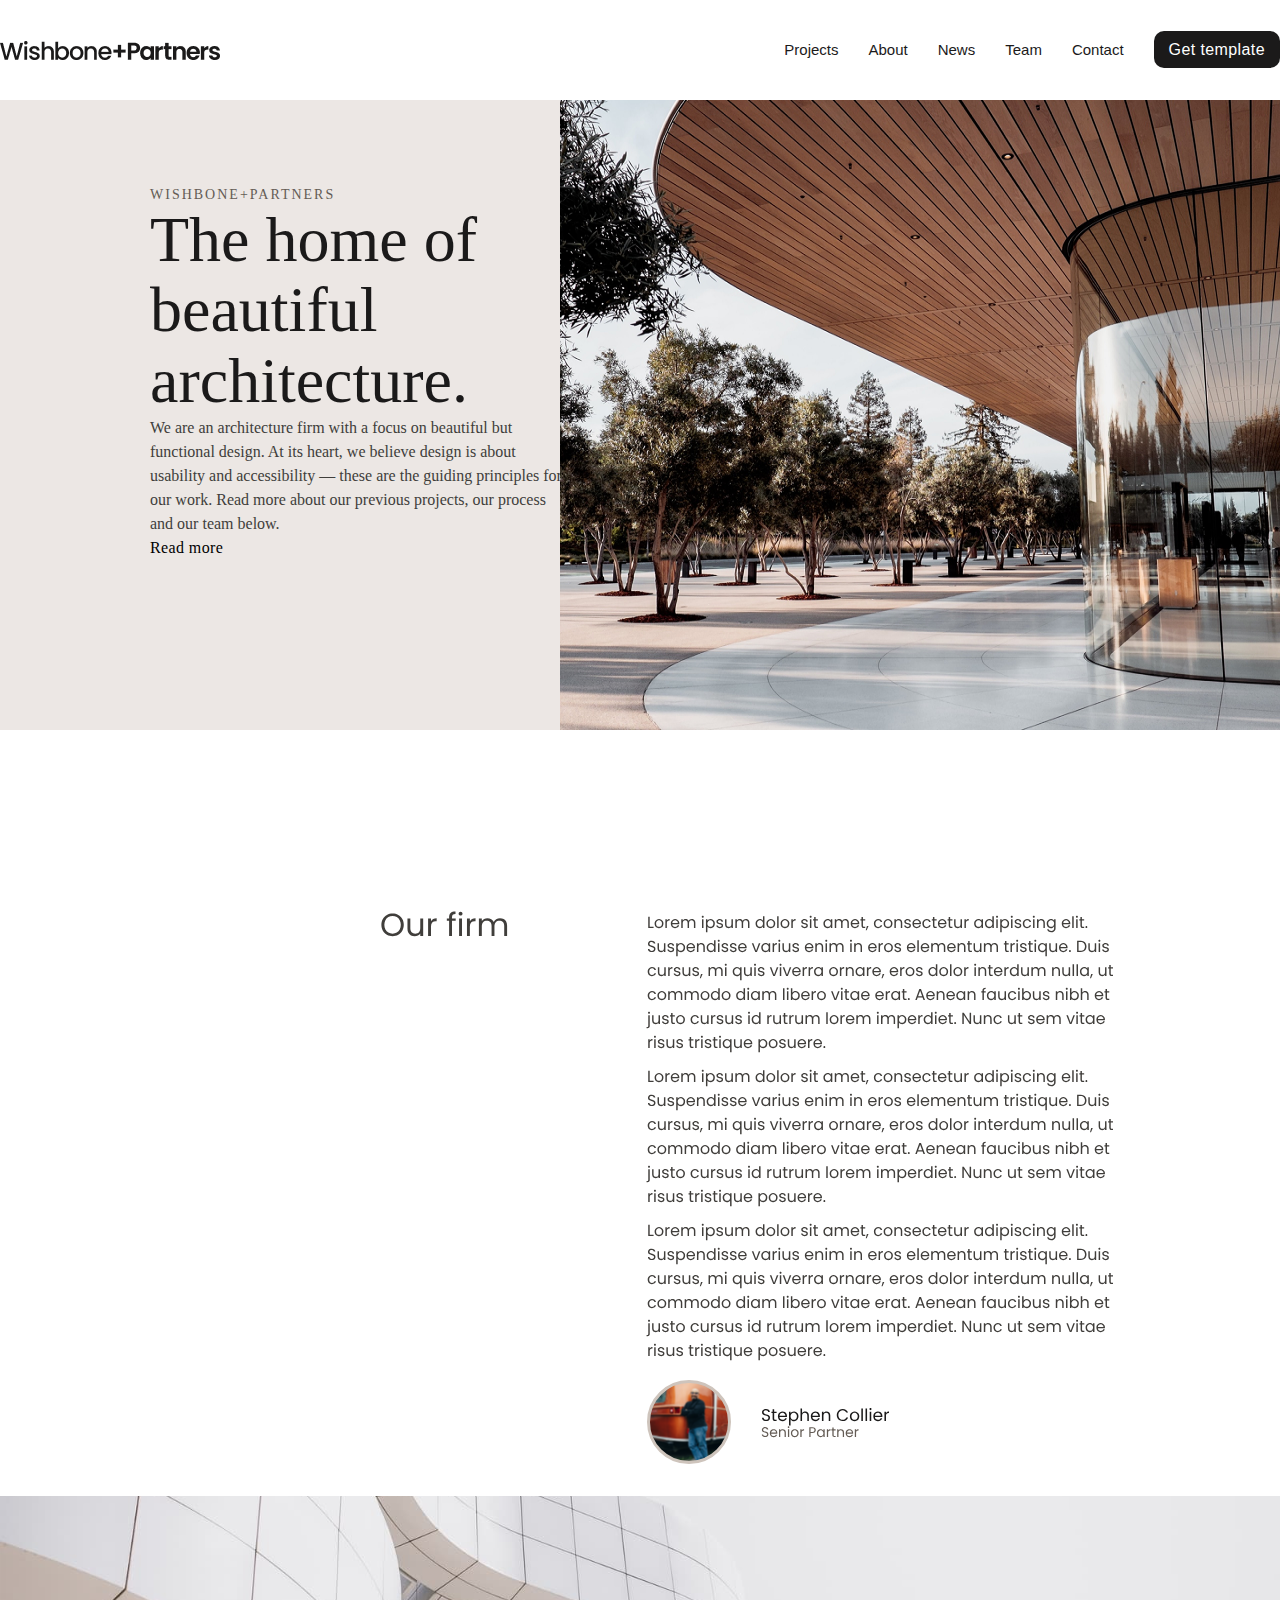
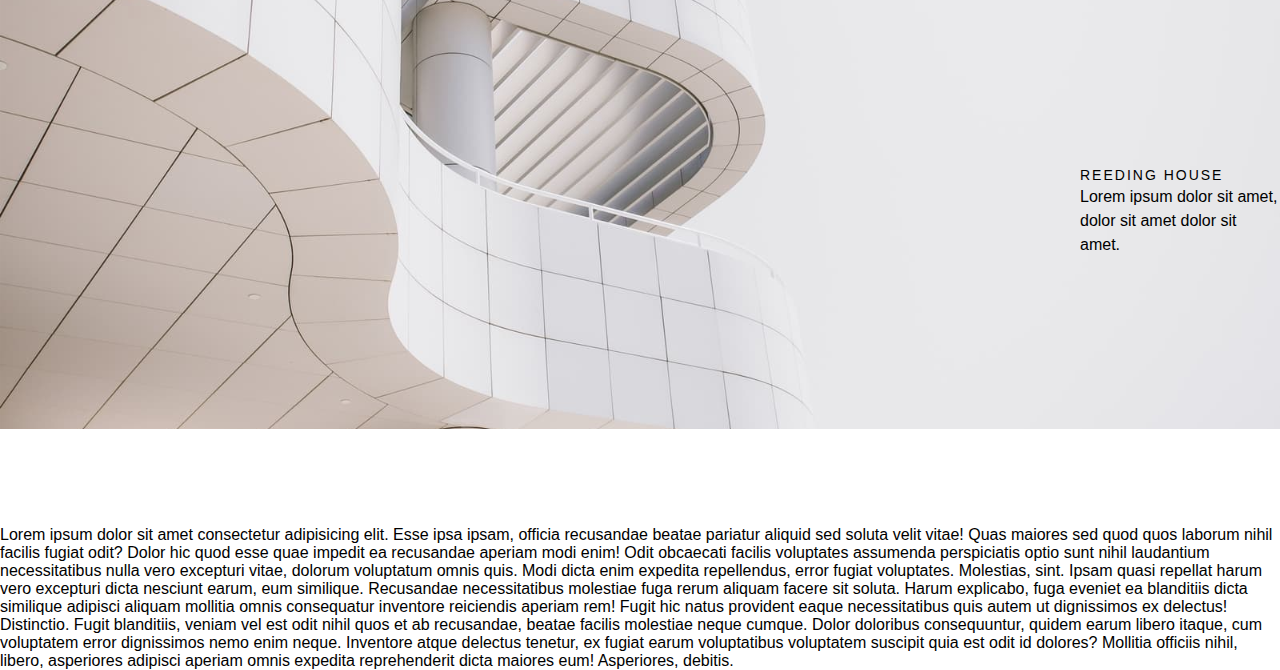
<file: index.html>
<!DOCTYPE html>
<html lang="en">
<head>
    <meta charset="UTF-8">
    <link rel="stylesheet" href="./style.css">
    <meta name="viewport" content="width=device-width, initial-scale=1.0">
    <title>Document</title>
</head>
<body>
    <header>
        <div class="primary__container">
            <div class="header__wrapper">
                <div class="header-img">
                    <img src="IMAGE.png" alt="" width="220px" height="19px">
                </div>
                <div class="header-taskbar">
                    <ul>
                        <li><a href="#" class="header-taskbar__btn">Projects</a></li>
                        <li><a href="#" class="header-taskbar__btn">About</a></li>
                        <li><a href="#" class="header-taskbar__btn">News</a></li>
                        <li><a href="#" class="header-taskbar__btn">Team</a></li>
                        <li><a href="#" class="header-taskbar__btn">Contact</a></li>
                        <li><a href="#" class="header-taskbar__btn--black">Get template</a></li>
                    </ul>
                </div>
            </div>
        </div>
    </header>
    <main>
        <section class="bigger__container" id="home"> 
            <div class="home__wrapper">
                <p class="home__title--small">Wishbone+Partners</p>
                <h3 class="home__title">The home of <br>beautiful <br>architecture.</h3>
                <p class="home__text">We are an architecture firm with a focus on beautiful but <br>functional design. At its heart, we believe design is about <br>usability and accessibility — these are the guiding principles for <br>our work. Read more about our previous projects, our process <br>and our team below.</p>
                <a href="#" class="home-btn">Read more</a>
            </div>
            <div class="home-img">
                <img src="IMAGE (1).png" alt="" class="home-img">
            </div>
        </section>
            <img class="About" src="Frame.svg" alt="">
        <section class="bigger__container" id="adversent">
            <img class="adversent-img" src="IMAGE.svg" alt="">
            <div class="adversent__wrapper">
                <p class="adversent-title">Reeding House</p>
                <p class="adversent-text">Lorem ipsum dolor sit amet, dolor sit amet dolor sit amet.</p>
            </div>
        </section>
        <p>Lorem ipsum dolor sit amet consectetur adipisicing elit. Esse ipsa ipsam, officia recusandae beatae pariatur aliquid sed soluta velit vitae! Quas maiores sed quod quos laborum nihil facilis fugiat odit?
        Dolor hic quod esse quae impedit ea recusandae aperiam modi enim! Odit obcaecati facilis voluptates assumenda perspiciatis optio sunt nihil laudantium necessitatibus nulla vero excepturi vitae, dolorum voluptatum omnis quis.
        Modi dicta enim expedita repellendus, error fugiat voluptates. Molestias, sint. Ipsam quasi repellat harum vero excepturi dicta nesciunt earum, eum similique. Recusandae necessitatibus molestiae fuga rerum aliquam facere sit soluta.
        Harum explicabo, fuga eveniet ea blanditiis dicta similique adipisci aliquam mollitia omnis consequatur inventore reiciendis aperiam rem! Fugit hic natus provident eaque necessitatibus quis autem ut dignissimos ex delectus! Distinctio.
        Fugit blanditiis, veniam vel est odit nihil quos et ab recusandae, beatae facilis molestiae neque cumque. Dolor doloribus consequuntur, quidem earum libero itaque, cum voluptatem error dignissimos nemo enim neque.
        Inventore atque delectus tenetur, ex fugiat earum voluptatibus voluptatem suscipit quia est odit id dolores? Mollitia officiis nihil, libero, asperiores adipisci aperiam omnis expedita reprehenderit dicta maiores eum! Asperiores, debitis.</p>
    </main>
</body>
</html>
</file>
<file: style.css>
*{
    padding: 0;
    margin: 0;
    box-sizing: border-box;
    font-family: 'Franklin Gothic Medium', 'Arial Narrow', Arial, sans-serif;
}
.bigger__container{
    width: 100%;
    min-height: 70vh;
}
a{
    text-decoration: none;
}
li{
    list-style: none;
}
.header__wrapper{
    display: flex;
    justify-content: space-between;
    align-items: center;
    padding: 38px 0px;

}
.primary__container{
    max-width: 1440px;
    width: 100%;
    margin: 0 auto;
}
.header-img{
    color: #1B1A1A;
    display: flex;
    justify-content: center;
    align-items: center;
}
.header-taskbar > ul{
    display: flex;
    transition: transform .5s;
    gap: 30px;
}
.header-taskbar{
    display: flex;
    justify-content: space-around;
    flex-direction: row;
}
.header-taskbar__btn{
    font-weight: 400;
    font-size: 15px;
    line-height: 24px;
    color: #1B1A1A;
}
.header-taskbar__btn--black{
    font-weight: 400;
    font-size: 16px;
    line-height: 24px;
    letter-spacing: 0.4px;
    color: #FFFFFF;
    padding: 10px 15px;
    border-radius: 10px;
    background-color: #1B1A1A;
}
#home{
    background-color: #ECE7E4;
    position: relative;
    display: flex;
    align-items: center;
    justify-content: space-between;
}
.home__wrapper{
    display: flex;
    flex-direction: column;
    align-items: start;
    justify-content: space-around;
    width: 600;
    height: 566;
    top:  85px;
    left: 150px;
    position: absolute;
}
.home__title--small{
    font-family: Poppins;
    font-weight: 400;
    font-size: 14px;
    line-height: 20px;
    letter-spacing: 2px;
    text-transform: uppercase;
    color: #645C55;
}
.home__title{
    font-family: Poppins;
    font-weight: 400;
    font-size: 64px;
    line-height: 70.4px;
    color: #1B1A1A;
}
.home__text{
    font-family: Poppins;
    font-weight: 400;
    font-size: 16px;
    line-height: 24px;
    color: #403E3B;
}
.home-btn{
    font-family: Poppins;
    font-weight: 400;
    font-size: 16px;
    line-height: 24px;
    letter-spacing: 0.4px;
    color: black;
}
.home-img{
    width: 720px;
    height: 70vh;
    position: absolute;
    right: 0;
    top: 0;
    bottom: 0;
}
.About{
    width: 768;
    height: 582;
    margin-top: 180px;
    margin-left: 380px;
}
.adversent-img{
    width: 100%;
    height: 100%;
}
.adversent-title{
    font-weight: 400;
    font-size: 14px;
    line-height: 20px;
    letter-spacing: 2px;
    text-transform: uppercase;
}
.adversent-text{
    font-weight: 400;
    font-size: 16px;
    line-height: 24px;
}
.adversent__wrapper{
    position: absolute;
    left: 1080px;
    height: 70vh;
    display: flex;
    flex-direction: column;
    justify-content: center;
    align-items: start;
}
#adversent{
    display: flex;
    position: relative;
}
</file>
